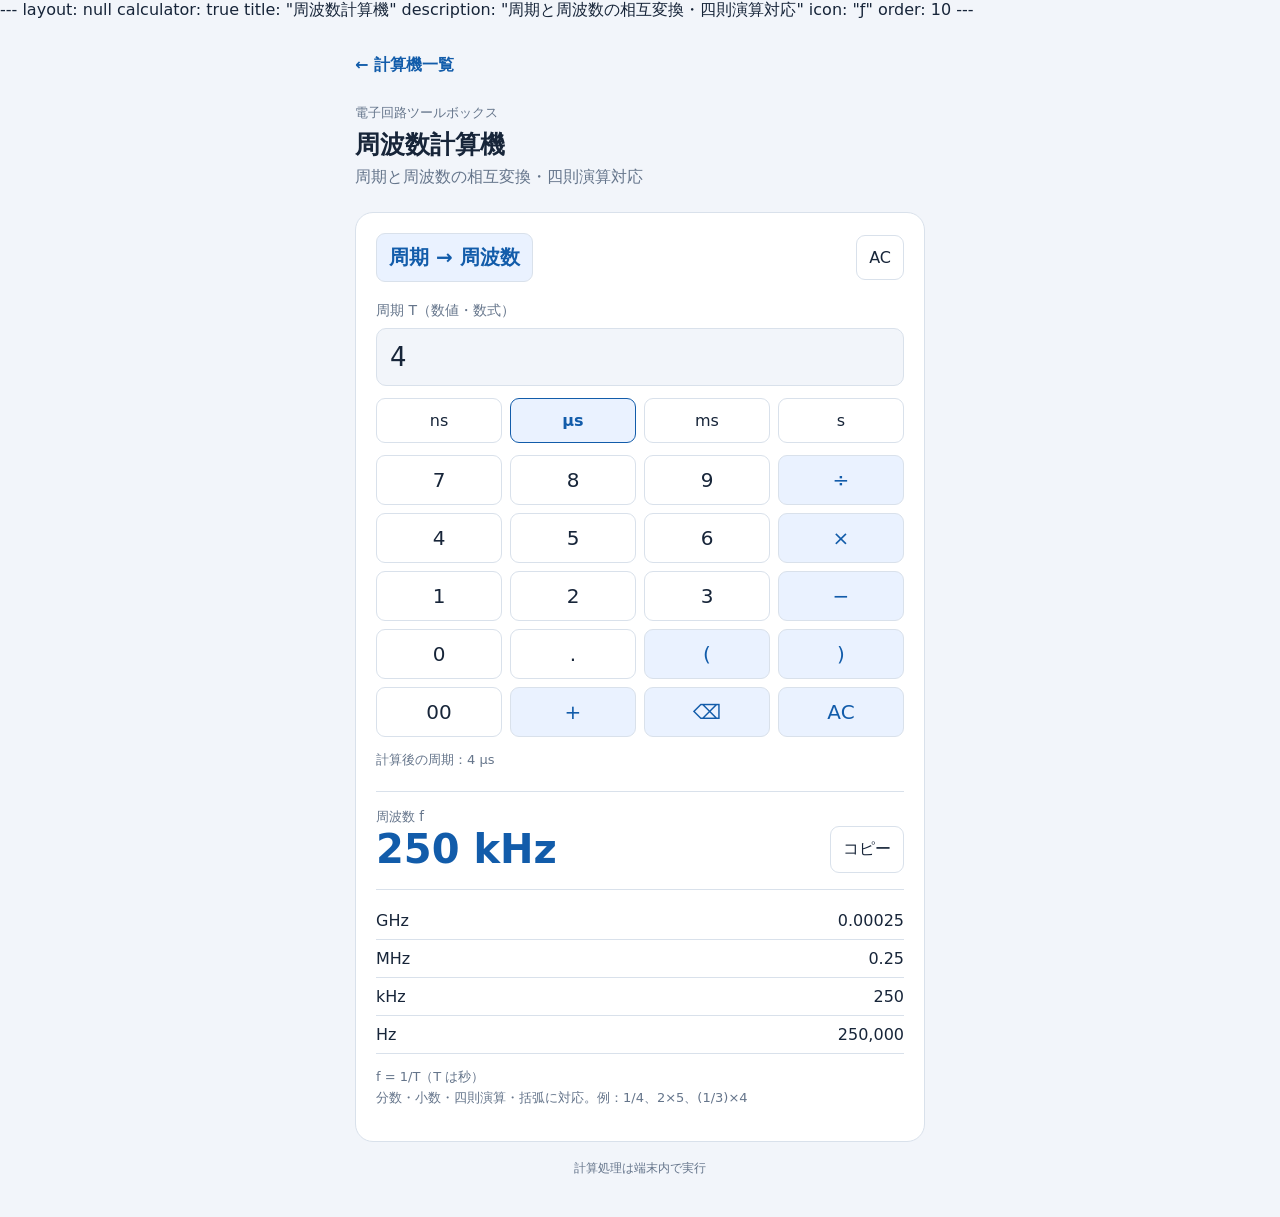
<file: calculators/frequency.html>
---
layout: null
calculator: true
title: "周波数計算機"
description: "周期と周波数の相互変換・四則演算対応"
icon: "ƒ"
order: 10
---
<!doctype html>
<html lang="ja"><head><meta charset="utf-8"><meta name="viewport" content="width=device-width, initial-scale=1"><title>周波数計算機｜電子回路ツールボックス</title><link rel="stylesheet" href="../style.css"><style>#direction{font:inherit;font-weight:700;color:var(--accent);background:var(--soft);border:1px solid var(--line);padding:10px 12px;white-space:normal;text-align:left}#direction:hover,#direction:focus-visible{border-color:var(--accent)}</style></head><body><main><a class="back" href="../">← 計算機一覧</a><header><small>電子回路ツールボックス</small><h1>周波数計算機</h1><div class="muted">周期と周波数の相互変換・四則演算対応</div></header><section class="panel" id="frequency"><div class="row"><h2><button type="button" id="direction" aria-label="計算方向を切り替える" aria-pressed="false" title="押すと計算方向を切り替えます">周期 → 周波数</button></h2><button id="clear">AC</button></div><label id="inputLabel" for="period">周期 T（数値・数式）</label><input id="period" type="text" inputmode="text" autocomplete="off" spellcheck="false" placeholder="例：1/3×4" value="4"><div class="units" id="units"><button data-unit="ns" aria-pressed="false">ns</button><button data-unit="us" aria-pressed="true">µs</button><button data-unit="ms" aria-pressed="false">ms</button><button data-unit="s" aria-pressed="false">s</button></div><div class="keys" id="keys"></div><p class="hint" id="calculated" aria-live="polite"></p><div class="result"><small id="outputLabel">周波数 f</small><div class="row"><div id="answer" aria-live="polite">—</div><button id="copy">コピー</button></div></div><div class="values" id="values"></div><p class="hint"><span id="formula">f = 1/T（T は秒）</span><br>分数・小数・四則演算・括弧に対応。例：1/4、2×5、(1/3)×4</p></section><footer>計算処理は端末内で実行</footer></main><script src="../common.js"></script><script>
'use strict';
function parse(raw){let s=raw.normalize('NFKC').replace(/[×xX]/g,'*').replace(/÷/g,'/').replace(/−/g,'-').replace(/\s/g,'');if(s.length>300)throw Error('数式が長すぎます');let i=0;function atom(){if(s[i]==='+'){i++;return atom()}if(s[i]==='-'){i++;return -atom()}if(s[i]==='('){i++;let v=add();if(s[i++]!==')')throw Error();return v}let m=s.slice(i).match(/^(?:\d+(?:\.\d*)?|\.\d+)(?:[eE][+-]?\d+)?/);if(!m)throw Error();i+=m[0].length;return Number(m[0])}function mul(){let v=atom();while(s[i]==='*'||s[i]==='/'){let op=s[i++],b=atom();if(op==='/'&&b===0)throw Error();v=op==='*'?v*b:v/b}return v}function add(){let v=mul();while(s[i]==='+'||s[i]==='-'){let op=s[i++],b=mul();v=op==='+'?v+b:v-b}return v}let v=add();if(i!==s.length||!Number.isFinite(v)||v<=0)throw Error();return v}

const timeUnits=[{key:'ns',label:'ns',scale:1e-9},{key:'us',label:'µs',scale:1e-6},{key:'ms',label:'ms',scale:1e-3},{key:'s',label:'s',scale:1}];
const frequencyUnits=[{key:'Hz',label:'Hz',scale:1},{key:'kHz',label:'kHz',scale:1e3},{key:'MHz',label:'MHz',scale:1e6},{key:'GHz',label:'GHz',scale:1e9}];
let reverse=false,unit='us',copyText='',lastResult=null;
function inputUnits(){return reverse?frequencyUnits:timeUnits}
function outputUnits(){return [...(reverse?timeUnits:frequencyUnits)].sort((a,b)=>b.scale-a.scale)}
function renderUnits(){
 $('units').replaceChildren(...inputUnits().map(u=>{let b=document.createElement('button');b.type='button';b.dataset.unit=u.key;b.textContent=u.label;b.setAttribute('aria-pressed',String(unit===u.key));return b}));
}
function update(){
 const inName=reverse?'周波数':'周期',out=outputUnits(),inUnit=inputUnits().find(u=>u.key===unit);let v,result;
 try{v=parse($('period').value);result=(1/v)/inUnit.scale;if(!Number.isFinite(result)||result<=0)throw Error()}catch{v=result=NaN}
 const valid=Number.isFinite(result);
 $('calculated').textContent=valid?'計算後の'+inName+'：'+fmt(v)+' '+inUnit.label:$('period').value.trim()?'正の'+inName+'を表す数式を入力してください。':inName+'を入力してください。';
 const best=out.find(u=>result>=u.scale)||out[out.length-1];
 lastResult=valid?{value:result/best.scale,key:best.key}:null;
 copyText=valid?fmt(result/best.scale)+' '+best.label:'';
 $('answer').textContent=copyText||'—';$('copy').disabled=!valid;
 $('values').replaceChildren(...out.map(u=>{let r=document.createElement('div');r.className='row';let l=document.createElement('span'),v=document.createElement('span');l.textContent=u.label;v.textContent=valid?fmt(result/u.scale):'—';r.append(l,v);return r}));
}
$('direction').addEventListener('click',()=>{
 const previous=lastResult;reverse=!reverse;
 $('direction').textContent=reverse?'周波数 → 周期':'周期 → 周波数';
 $('direction').setAttribute('aria-pressed',String(reverse));
 $('inputLabel').textContent=reverse?'周波数 f（数値・数式）':'周期 T（数値・数式）';
 $('outputLabel').textContent=reverse?'周期 T':'周波数 f';
 $('formula').textContent=reverse?'T = 1/f（f は Hz）':'f = 1/T（T は秒）';
 unit=previous?previous.key:(reverse?'kHz':'us');
 $('period').value=previous?String(previous.value):'';
 renderUnits();update();
});
$('units').addEventListener('click',e=>{if(!e.target.dataset.unit)return;unit=e.target.dataset.unit;for(let b of $('units').children)b.setAttribute('aria-pressed',String(b.dataset.unit===unit));update()});
$('period').addEventListener('input',update);$('clear').onclick=()=>{$('period').value='';update()};
renderUnits();
for(let k of ['7','8','9','÷','4','5','6','×','1','2','3','−','0','.','(',')','00','+','⌫','AC']){let b=document.createElement('button');b.textContent=k;if('÷×−()+⌫AC'.includes(k))b.className='op';b.onclick=()=>{let inp=$('period');if(k==='AC')inp.value='';else if(k==='⌫')inp.value=inp.value.slice(0,-1);else inp.value+=k;update()};$('keys').append(b)}$('copy').onclick=async()=>{try{await navigator.clipboard.writeText(copyText);$('copy').textContent='コピー済み';setTimeout(()=>$('copy').textContent='コピー',1000)}catch{window.prompt('周波数をコピー',copyText)}};update();

</script></body></html>
</file>
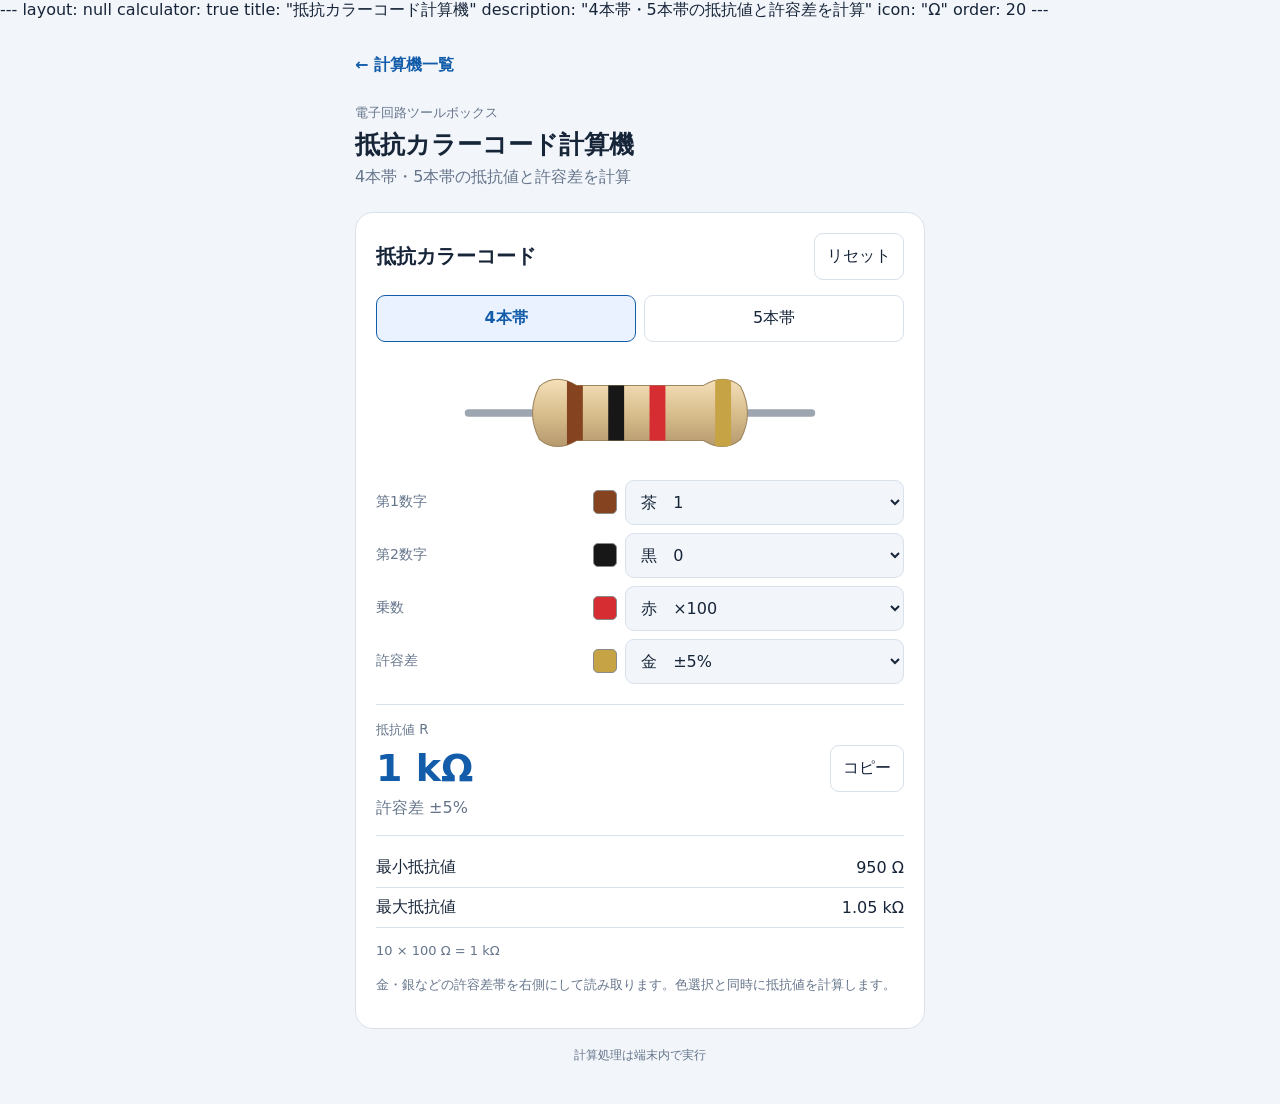
<file: calculators/resistor.html>
---
layout: null
calculator: true
title: "抵抗カラーコード計算機"
description: "4本帯・5本帯の抵抗値と許容差を計算"
icon: "Ω"
order: 20
---
<!doctype html>
<html lang="ja"><head><meta charset="utf-8"><meta name="viewport" content="width=device-width, initial-scale=1"><title>抵抗カラーコード計算機｜電子回路ツールボックス</title><link rel="stylesheet" href="../style.css"><style>.rgraphic{width:100%;max-width:360px;display:block;margin:18px auto 8px}.rfields{display:grid;gap:8px;margin:14px 0}.rfield{display:grid;grid-template-columns:minmax(82px,1fr) minmax(130px,1.5fr);align-items:center;gap:10px}.rfield label{margin:0}.rfield select{font:inherit;color:var(--fg);background:var(--bg);border:1px solid var(--line);border-radius:9px;padding:11px;width:100%;min-width:0}.rchoice{display:flex;align-items:center;gap:8px}.rchip{width:24px;height:24px;border:1px solid #8a8a8a;border-radius:5px;flex:none}.rmode{display:grid;grid-template-columns:1fr 1fr;gap:8px;margin-top:15px}.rmode button[aria-pressed=true]{background:var(--soft);color:var(--accent);border-color:var(--accent);font-weight:700}#ranswer{font-size:clamp(24px,7vw,38px);font-weight:750;color:var(--accent);overflow-wrap:anywhere}.rresult{display:flex;flex-direction:column;gap:6px}#rformula{overflow-wrap:anywhere}
</style></head><body><main><a class="back" href="../">← 計算機一覧</a><header><small>電子回路ツールボックス</small><h1>抵抗カラーコード計算機</h1><div class="muted">4本帯・5本帯の抵抗値と許容差を計算</div></header><section class="panel" id="resistor">
<div class="row"><h2>抵抗カラーコード</h2><button id="rreset">リセット</button></div>
<div class="rmode" id="rmode"><button data-count="4" aria-pressed="true">4本帯</button><button data-count="5" aria-pressed="false">5本帯</button></div>
<svg class="rgraphic" viewBox="0 0 340 100" role="img" aria-label="選択したカラーコードの抵抗">
<defs><linearGradient id="rbody" x2="0" y2="1"><stop stop-color="#f5e0ba"/><stop offset=".5" stop-color="#d9be8d"/><stop offset="1" stop-color="#b69a6f"/></linearGradient><clipPath id="rclip"><path d="M75 25 Q90 12 110 24 H230 Q250 12 265 25 Q278 50 265 75 Q250 88 230 76 H110 Q90 88 75 75 Q62 50 75 25Z"/></clipPath></defs>
<path d="M8 50H332" stroke="#9da5b0" stroke-width="7" stroke-linecap="round"/><path d="M75 25 Q90 12 110 24 H230 Q250 12 265 25 Q278 50 265 75 Q250 88 230 76 H110 Q90 88 75 75 Q62 50 75 25Z" fill="url(#rbody)" stroke="#9d865e"/><g id="rbands" clip-path="url(#rclip)"></g></svg>
<div class="rfields" id="rfields"></div>
<div class="result rresult"><small>抵抗値 R</small><div class="row"><div id="ranswer" aria-live="polite"></div><button id="rcopy">コピー</button></div><div id="rtolerance" class="muted"></div></div>
<div class="values"><div class="row"><span>最小抵抗値</span><span id="rmin"></span></div><div class="row"><span>最大抵抗値</span><span id="rmax"></span></div></div>
<p class="hint" id="rformula"></p><p class="hint">金・銀などの許容差帯を右側にして読み取ります。色選択と同時に抵抗値を計算します。</p>
</section><footer>計算処理は端末内で実行</footer></main><script src="../common.js"></script><script>(function(){
const palette=[
['black','黒','#171717',0],['brown','茶','#85431f',1],['red','赤','#d62d32',2],['orange','橙','#f18c20',3],['yellow','黄','#f7d62d',4],['green','緑','#238442',5],['blue','青','#2864cb',6],['violet','紫','#8348a8',7],['gray','灰','#888888',8],['white','白','#f8f8f8',9],['gold','金','#c6a344',-1],['silver','銀','#bfc4cc',-2],['none','なし','transparent',null]];
const colors=Object.fromEntries(palette.map(c=>[c[0],c]));
const tolerance={brown:1,red:2,green:0.5,blue:0.25,violet:0.1,gray:0.05,gold:5,silver:10,none:20};
const digits=palette.slice(0,10).map(c=>c[0]), multipliers=palette.slice(0,12).map(c=>c[0]);
let count=4,selected=[],resultText='';
const ohms=n=>{const b=[[1e9,'GΩ'],[1e6,'MΩ'],[1e3,'kΩ'],[1,'Ω']].find(x=>n>=x[0])||[1,'Ω'];return fmt(n/b[0])+' '+b[1]};
function reset(){selected=count===4?['brown','black','red','gold']:['brown','black','black','brown','brown'];render()}
function render(){
 const fields=$('rfields');fields.replaceChildren();
 const n=count-2;
 const labels=Array.from({length:n},(_,i)=>'第'+(i+1)+'数字').concat(['乗数','許容差']);
 labels.forEach((name,i)=>{
  const opts=i===0?digits.slice(1):i<n?digits:i===n?multipliers:Object.keys(tolerance);
  const row=document.createElement('div');row.className='rfield';
  const label=document.createElement('label');label.textContent=name;label.htmlFor='rband'+i;
  const choice=document.createElement('div');choice.className='rchoice';
  const chip=document.createElement('span');chip.className='rchip';chip.style.background=colors[selected[i]][2];chip.setAttribute('aria-hidden','true');
  const select=document.createElement('select');select.id='rband'+i;
  opts.forEach(key=>{const c=colors[key],o=document.createElement('option');o.value=key;o.textContent=c[1]+'　'+(i<n?c[3]:i===n?'×'+fmt(10**c[3]):'±'+tolerance[key]+'%');select.append(o)});
  select.value=selected[i];select.addEventListener('change',()=>{selected[i]=select.value;chip.style.background=colors[select.value][2];calculate()});
  choice.append(chip,select);row.append(label,choice);fields.append(row);
 });calculate();
}
function calculate(){
 const n=count-2;const sig=selected.slice(0,n).reduce((a,k)=>a*10+colors[k][3],0);const exp=colors[selected[n]][3];const tol=tolerance[selected[n+1]];const resistance=sig*10**exp;
 resultText=ohms(resistance)+' ±'+tol+'%';
 $('ranswer').textContent=ohms(resistance);$('rtolerance').textContent='許容差 ±'+tol+'%';$('rmin').textContent=ohms(resistance*(1-tol/100));$('rmax').textContent=ohms(resistance*(1+tol/100));$('rformula').textContent=sig+' × '+fmt(10**exp)+' Ω = '+ohms(resistance);
 const positions=count===4?[101,140,179,241]:[96,127,158,189,241];const group=$('rbands');group.replaceChildren();
 selected.forEach((key,i)=>{if(key==='none')return;const rect=document.createElementNS('http://www.w3.org/2000/svg','rect');rect.setAttribute('x',positions[i]);rect.setAttribute('y','12');rect.setAttribute('width','15');rect.setAttribute('height','76');rect.setAttribute('fill',colors[key][2]);group.append(rect)});
}
$('rmode').addEventListener('click',e=>{if(!e.target.dataset.count)return;count=Number(e.target.dataset.count);for(const b of $('rmode').children)b.setAttribute('aria-pressed',String(Number(b.dataset.count)===count));reset()});
$('rreset').onclick=reset;$('rcopy').onclick=async()=>{try{await navigator.clipboard.writeText(resultText);$('rcopy').textContent='コピー済み';setTimeout(()=>$('rcopy').textContent='コピー',1000)}catch{window.prompt('抵抗値をコピー',resultText)}};reset();
})();
</script></body></html>
</file>
<file: style.css>
:root{color-scheme:light dark;--bg:#f2f5fa;--panel:#fff;--fg:#172539;--muted:#65758b;--line:#d9e1eb;--accent:#125caa;--soft:#eaf2ff} @media(prefers-color-scheme:dark){:root{--bg:#10151e;--panel:#192331;--fg:#e9f0f9;--muted:#a5b5ca;--line:#344155;--accent:#8bbdff;--soft:#243b59}} *{box-sizing:border-box}body{margin:0;font:16px system-ui,sans-serif;color:var(--fg);background:var(--bg)}main{max-width:600px;margin:0 auto;padding:24px 15px 40px}header{margin-bottom:24px}h1{font-size:25px;margin:6px 0}h2{font-size:20px;margin:0}small,.muted{color:var(--muted)}.panel{padding:20px;border-radius:18px;border:1px solid var(--line);background:var(--panel)}.row{display:flex;align-items:center;justify-content:space-between;gap:10px}label{display:block;margin:20px 0 8px;color:var(--muted);font-size:14px}input{width:100%;font:inherit;font-size:26px;padding:13px;border:1px solid var(--line);border-radius:10px;color:var(--fg);background:var(--bg)}button{font:inherit;color:var(--fg);background:var(--panel);border:1px solid var(--line);border-radius:9px;padding:12px;cursor:pointer;touch-action:manipulation}button:active{opacity:.7}.units,.keys{display:grid;grid-template-columns:repeat(4,1fr);gap:8px;margin-top:12px}.units button[aria-pressed=true],.op{background:var(--soft);color:var(--accent)}.units button[aria-pressed=true]{border-color:var(--accent);font-weight:700}.keys button{font-size:20px;min-height:48px}.result{margin-top:20px;padding:16px 0;border-top:1px solid var(--line);border-bottom:1px solid var(--line)}#answer{font-size:clamp(25px,7vw,40px);font-weight:750;color:var(--accent);overflow-wrap:anywhere;font-variant-numeric:tabular-nums}.values{margin:12px 0}.values .row{padding:9px 0;border-bottom:1px solid var(--line);font-variant-numeric:tabular-nums}.values span:last-child{text-align:right;overflow-wrap:anywhere}.hint{font-size:13px;color:var(--muted);line-height:1.6}footer{font-size:12px;color:var(--muted);margin-top:18px;text-align:center}


a{color:var(--accent)}.back{display:inline-flex;align-items:center;gap:7px;text-decoration:none;font-weight:650;margin-bottom:18px;padding:10px 0}.home-title{margin:10px 0 6px;font-size:clamp(25px,5vw,34px)}.home-header{margin-bottom:30px}.home-main{max-width:800px}.tool-grid{display:grid;grid-template-columns:repeat(2,minmax(0,1fr));gap:12px}.tool-card{display:flex;flex-direction:column;min-height:170px;gap:10px;padding:19px;border-radius:18px;background:var(--panel);border:1px solid var(--line);color:var(--fg);text-decoration:none;transition:background .15s,border-color .15s;touch-action:manipulation}.tool-card:hover,.tool-card:focus-visible{border-color:var(--accent);background:var(--soft)}.tool-card:active{transform:scale(.985)}.tool-card strong{font-size:18px;line-height:1.45}.tool-card p{margin:0;font-size:13px;line-height:1.65;color:var(--muted)}.tool-icon{display:grid;place-items:center;border-radius:12px;width:44px;height:44px;font-size:24px;color:var(--accent);background:var(--soft);font-weight:700}.tool-arrow{align-self:flex-end;margin-top:auto;color:var(--accent);font-size:22px}.subtitle{margin:0 0 14px;font-size:16px;color:var(--muted)}.home-footer{margin-top:30px}@media(max-width:350px){.tool-grid{grid-template-columns:1fr}.tool-card{min-height:140px}}
</file>
